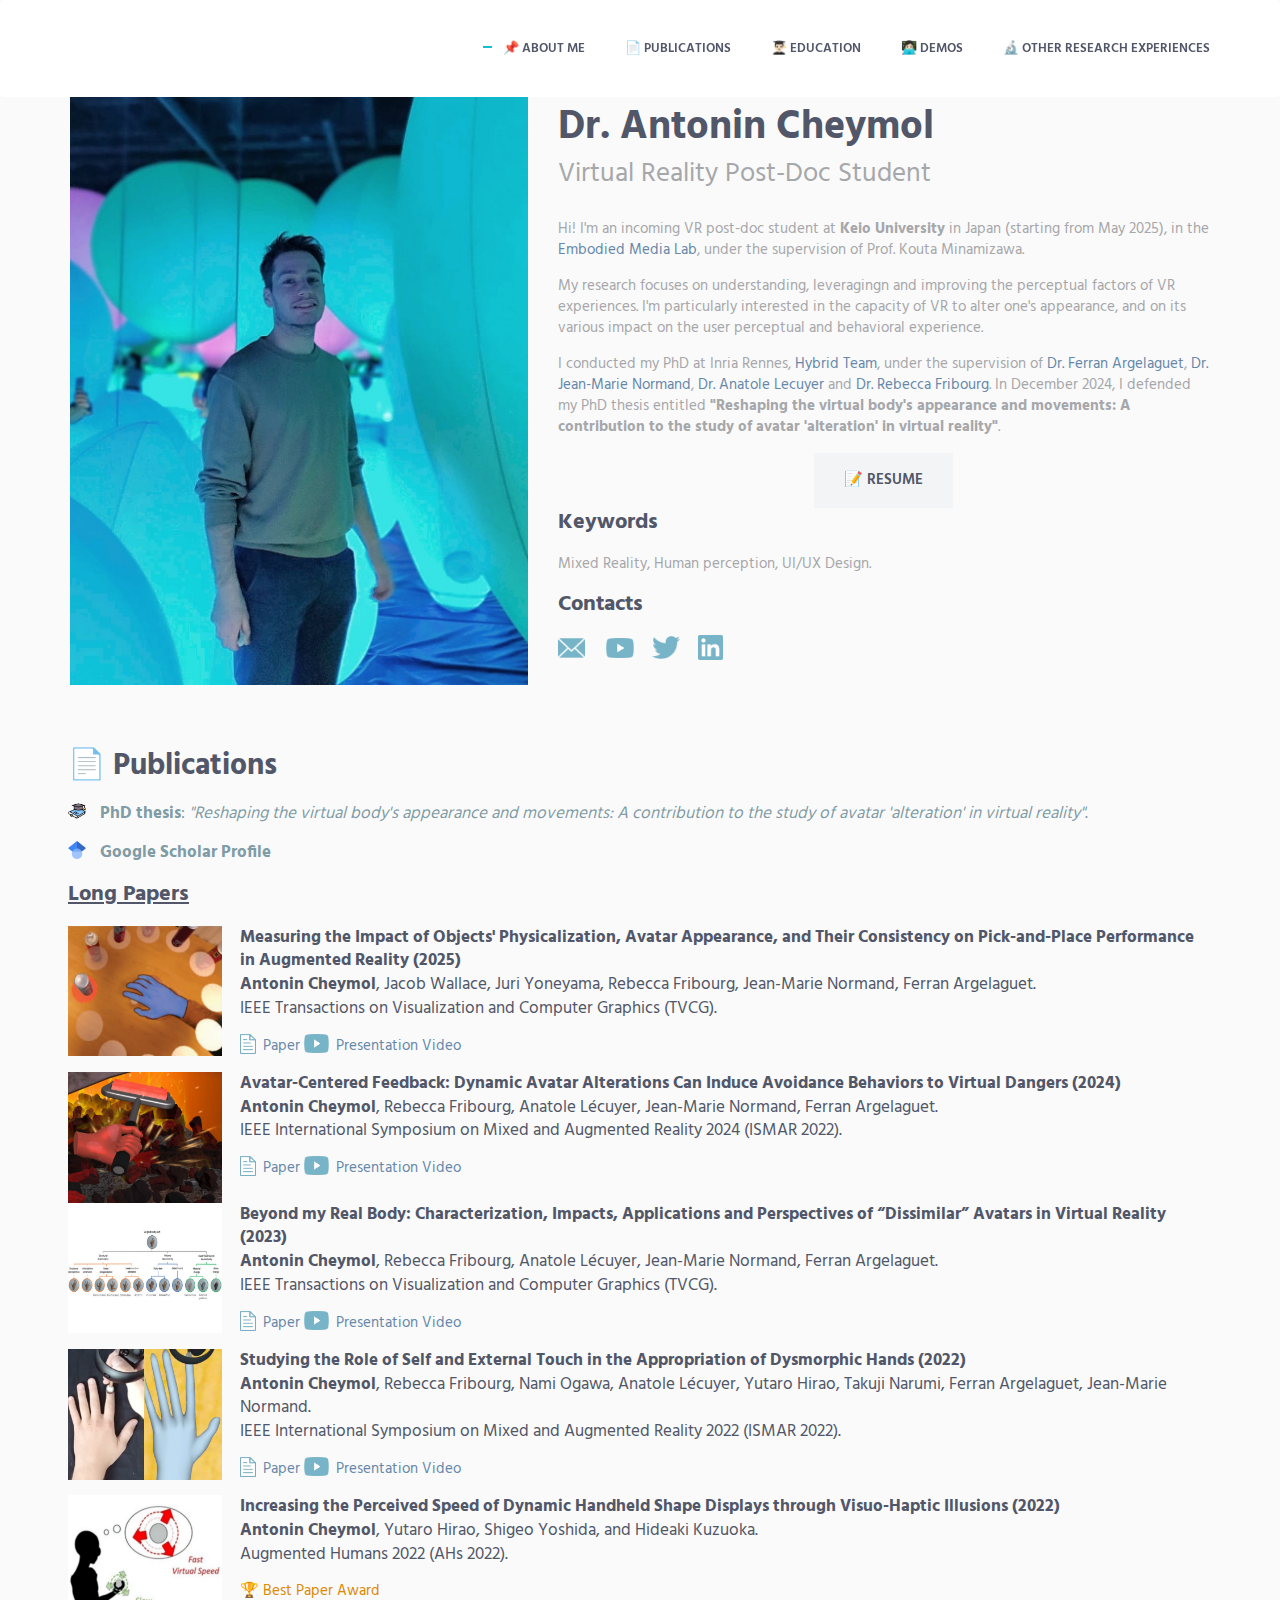
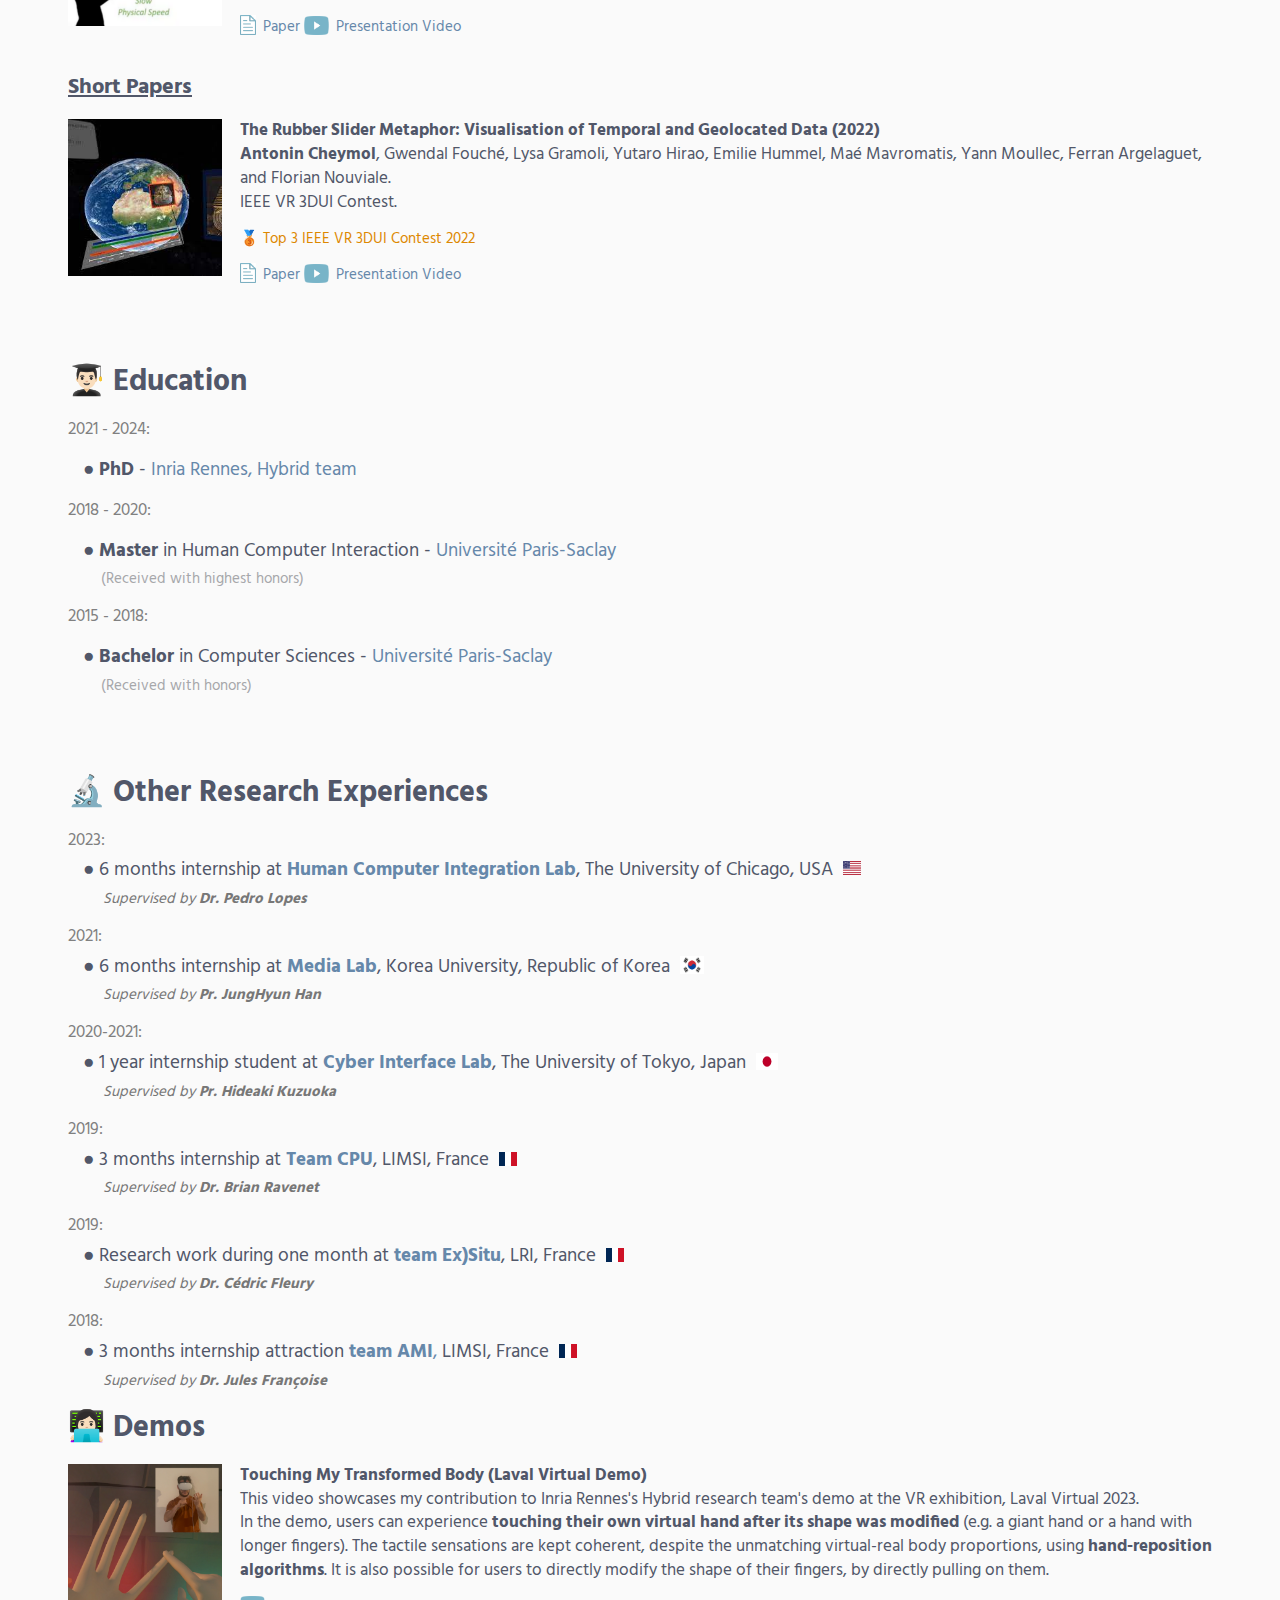
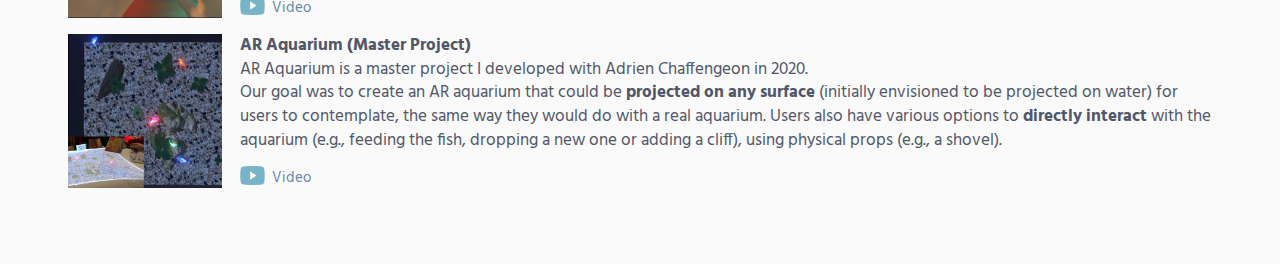
<file: index.html>
<!DOCTYPE html>
<!-- ==============================
    Project:        Metronic "Acecv" Frontend Freebie - Responsive HTML Template Based On Twitter Bootstrap 3.3.4
    Version:        1.0
    Author:         KeenThemes
    Primary use:    Corporate, Business Themes.
    Email:          support@keenthemes.com
    Follow:         http://www.twitter.com/keenthemes
    Like:           http://www.facebook.com/keenthemes
    Website:        http://www.keenthemes.com
    Premium:        Premium Metronic Admin Theme: http://themeforest.net/item/metronic-responsive-admin-dashboard-template/4021469?ref=keenthemes
================================== -->
<html lang="en" class="no-js">
    <!-- BEGIN HEAD -->
    <head>
        <meta charset="utf-8"/>
        <title>Antonin Cheymol</title>
        <meta http-equiv="X-UA-Compatible" content="IE=edge">
        <meta content="width=device-width, initial-scale=1" name="viewport"/>
        <meta content="" name="description"/>
        <meta content="" name="author"/>

        <!-- GLOBAL MANDATORY STYLES -->
        <link href="http://fonts.googleapis.com/css?family=Hind:300,400,500,600,700" rel="stylesheet" type="text/css">
        <link href="vendor/simple-line-icons/css/simple-line-icons.css" rel="stylesheet" type="text/css"/>
        <link href="vendor/bootstrap/css/bootstrap.min.css" rel="stylesheet" type="text/css"/>

        <!-- PAGE LEVEL PLUGIN STYLES -->
        <link href="css/animate.css" rel="stylesheet">
        <link href="vendor/swiper/css/swiper.min.css" rel="stylesheet" type="text/css"/>

        <!-- THEME STYLES -->
        <link href="css/layout.min.css" rel="stylesheet" type="text/css"/>

        <!-- Favicon -->
        <link rel="shortcut icon" href="img/favicon.png"/>
    </head>
    <!-- END HEAD -->

    <!-- BODY -->
    <body id="body" data-spy="scroll" data-target=".header" class="bg-color-sky-light">

        <!--========== HEADER ==========-->
        <header class="header navbar-fixed-top">
            <!-- Navbar -->
            <nav class="navbar" role="navigation">
                <div class="container">
                    <!-- Brand and toggle get grouped for better mobile display -->
                    <div class="menu-container js_nav-item">
                        <button type="button" class="navbar-toggle" data-toggle="collapse" data-target=".nav-collapse">
                            <span class="sr-only">Toggle navigation</span>
                            <span class="toggle-icon"></span>
                        </button>

                    </div>

                    <!-- Collect the nav links, forms, and other content for toggling -->
                    <div class="collapse navbar-collapse nav-collapse">
                        <div class="menu-container">
                            <ul class="nav navbar-nav navbar-nav-right">
                                <li class="js_nav-item nav-item"><a class="nav-item-child nav-item-hover" href="#about">📌 About me</a></li>
                                <li class="js_nav-item nav-item"><a class="nav-item-child nav-item-hover" href="#Publication">📄 Publications</a></li>
                                <li class="js_nav-item nav-item"><a class="nav-item-child nav-item-hover" href="#Education">👨🏻‍🎓 Education</a></li>
                                <li class="js_nav-item nav-item"><a class="nav-item-child nav-item-hover" href="#Demos">👩🏻‍💻 Demos</a></li>
                                <li class="js_nav-item nav-item"><a class="nav-item-child nav-item-hover" href="#experience">🔬 Other Research Experiences</a></li>
                            </ul>
                        </div>
                    </div>
                    <!-- End Navbar Collapse -->
                </div>
            </nav>
            <!-- Navbar -->
        </header>
        <!--========== END HEADER ==========-->
        <!-- About -->
        <div id="about">
            <div class="container content-lg">
                <div class="row">
                    <div class="col-sm-5 ">
                        <img class="full-width img-responsive" src="img/500x700/01.jpg" alt="Image">
                    </div>
                    <div class="col-sm-7" style="padding-top:40px">
                        <div class="">
                            <div class="">
                                <h1>Dr. Antonin Cheymol</h1>
                                <p style="font-size:27px; margin-top:-15px; margin-bottom:25px">Virtual Reality Post-Doc Student</p>
                                
                                <p>
                                    Hi! I'm an incoming VR post-doc student at <b>Keio University</b> in Japan (starting from May 2025), in the <a href="https://www.embodiedmedia.org/">Embodied Media Lab</a>, under the supervision of Prof. Kouta Minamizawa. 
                                </p>
                                
                                <P>
                                    My research focuses on understanding, leveragingn and improving the perceptual factors of VR experiences. I'm particularly interested in the capacity of VR to alter one's appearance, and on its various impact on the user perceptual and behavioral experience.
                                </P>
                                <p>
                                    I conducted my PhD at  Inria Rennes, <a href="https://team.inria.fr/hybrid/">Hybrid Team</a>, </b> under the supervision of
                                    <a href="https://scholar.google.com/citations?user=h8NkiJcAAAAJ&hl=en">Dr. Ferran Argelaguet</a>, <a href="https://scholar.google.fr/citations?user=_2-Zd-MAAAAJ&hl=en">Dr. Jean-Marie Normand</a>, <a href="https://scholar.google.com/citations?user=x5rdD4IAAAAJ&hl=en">Dr. Anatole Lecuyer</a> and <a href="https://scholar.google.fr/citations?user=OE_oCioAAAAJ&hl=en&oi=ao">Dr. Rebecca Fribourg</a>.
                                    In December 2024, I defended my PhD thesis entitled <b>"Reshaping the virtual body's appearance and movements: A contribution to the study of avatar 'alteration' in virtual reality"</b>.
                                </p>
                                
                               
                            </div>
                            <form style="margin-left:auto; text-align: center">
                                <a href="CV.pdf" type="submit" class="btn-theme btn-theme-md btn-default-bg text-uppercase">📝 Resume</a>
                            </form>
                        </div>

                        <h3>Keywords</h3>
                        <p>Mixed Reality, Human perception, UI/UX Design.</p>

                        <h3>Contacts</h3>
                        <a href="mailto:antonin.cheymol@gmail.com">
                            <img style="margin-right:3px" src="Icons/EmailIcon.png" width="27" height="20">
                        </a>

                        <a href="https://www.youtube.com/watch?v=oy9C4Vlg1VA">
                            <img style="margin-left:15px" src="Icons/YoutubeIcon.png" width="28" height="20">
                        </a>
                        <a href="https://twitter.com/AntoninCheymol">
                            <img style="margin-left:15px" src="Icons/TwitterIcon.png" width="28" height="23">
                        </a>

                        <a href="https://www.linkedin.com/in/antonin-cheymol-b45764242/">
                            <img style="margin-left:15px" src="Icons/LinkedInIcon.png" width="25" height="25">
                        </a>

                        <!-- End Progress Box -->
                    </div>
                </div>
                <!--// end row -->
            </div>
        </div>
        <!-- End About -->
        <!--
    <div id="work">
        <div class="container content-lg" >
            <div class="row" >
                <div>
                    <h2>Ongoing Projects</h2>
                </div>
            </div>
                <div class="col-sm-4" style="margin-left:-30px">
                    <div class="">
                        <div class="wow zoomIn" data-wow-duration=".3" data-wow-delay=".1s">
                            <img class="img-responsive" src="img/970x647/02.jpg" alt="Latest Products Image">
                        </div>
                    </div>
                    <h4>Studying the Role of Self and External Touch in the Appropriation of Dysmorphic Hands.</a> <br>
                        <span>VR - Embodiement</span></h4>
                </div>

                <div class="col-sm-4 ">
                    <div class="">
                        <div class="wow zoomIn" data-wow-duration=".3" data-wow-delay=".1s">
                            <img class="img-responsive" src="img/970x647/03.jpg" alt="Latest Products Image">
                        </div>
                    </div>
                    <h4>Create virtual and augmented reality tools for magnetic education of K-12 students.</a> <br>
                        <span> VR - AR - Pseudo Haptic</span></h4>
                </div>
            </div>
        </div>
    </div>
     -->

        <div id="Publication">
            <div class="bg-color-sky-light" data-auto-height="true">
                <div class="container content-lg" style="padding-top:0px;">
                    <div class="row row-space-2 ">
                        <h2 style="padding-bottom:0px">📄 Publications</h2>
                        <p>
                            <a href="https://theses.hal.science/tel-04986119/">
                                <img style="margin-Top:-7px" src="Icons/PhDThesis.png" alt="https://theses.hal.science/tel-04986119/" width="18" height="18">
                                <span style="font-size:17px; margin-left:10px;color: #2e5d6e9d"><b>PhD thesis</b>: <i>"Reshaping the virtual body's appearance and movements: A contribution to the study of avatar 'alteration' in virtual reality"</i>.</span>
                            </a>
                        </p>
                        <p>
                            <a href="https://scholar.google.com/citations?user=xV1iFFsAAAAJ&hl=en&oi=ao">
                                <img style="margin-Top:-7px" src="Icons/GoogleScholarIcon.png" alt="https://scholar.google.com/citations?user=xV1iFFsAAAAJ&hl=en&oi=ao" width="18" height="18">
                                <span style="font-size:17px; margin-left:10px;color: #2e5d6e9d"><b>Google Scholar Profile</b></span>
                            </a>
                        </p>
                        </h2>
                        <h3 style="padding-bottom: 0px"><u>Long Papers</u></h3>

                        <div style="display: flex">
                            <div style="flex: 15; ">
                                <img style="width: 90%" src="Paper illustration/25 VR.png">
                            </div>


                            <div style="flex: 85; ">
                                <p style="font-size: 17px; padding-top: 0px; color: #515769;"> <b>Measuring the Impact of Objects' Physicalization, Avatar Appearance, and Their Consistency on Pick-and-Place Performance in Augmented Reality (2025)</b> <br><b>Antonin Cheymol</b>, Jacob Wallace, Juri Yoneyama, Rebecca Fribourg, Jean-Marie Normand, Ferran Argelaguet. <br>IEEE Transactions on Visualization and Computer Graphics (TVCG).</p>
                                <p style="font-size: 15px; padding-top: 0px; color: #515769;">
                                    
                                    <a href="https://ieeexplore.ieee.org/abstract/document/10917007">
                                        <img style="margin-Top:-5px;" src="Icons/PaperIcon.png" width="16" height="20">
                                        <a style="margin-left:3px" href=https://ieeexplore.ieee.org/abstract/document/10917007>Paper</a>

                                    <a href="https://www.youtube.com/watch?v=VIXckBmXP18">
                                        <img style="margin-Top:-5px" src="Icons/YoutubeIcon.png" width="25" height="19">
                                        <a style="margin-left:3px" href="https://www.youtube.com/watch?v=VIXckBmXP18">Presentation Video</a>

                                    </a>

                                    <!-- <a href="https://www.youtube.com/watch?v=0a49LgeYbII&t=0s">
                                        <img style="margin-Top:-5px" src="Icons/YoutubeIcon.png" width="25" height="19">
                                        <a style="margin-left:3px" href="https://www.youtube.com/watch?v=0a49LgeYbII&t=0s">Presentation Video</a>

                                    </a> -->
                                    
                                    <!-- <a href="https://ieeexplore.ieee.org/abstract/document/10269053/">
                                        <img style="margin-Top:-5px" src="Icons/PaperIcon.png" width="16" height="20">
                                        <a style="margin-left:3px" href=https://ieeexplore.ieee.org/abstract/document/10269053 />Paper
                                    </a>

                                    <a href="https://www.youtube.com/watch?v=6wAhCDI2UY8&t=1s">
                                        <img style="margin-Top:-5px" src="Icons/YoutubeIcon.png" width="25" height="19">
                                        <a style="margin-left:3px" href="https://www.youtube.com/watch?v=6wAhCDI2UY8&t=1s">Presentation Video</a> -->


                                </p>
                            </div>
                        </div>

                        <div style="display: flex">
                            <div style="flex: 15; ">
                                <img style="width: 90%" src="Paper illustration/24 ISMAR.png">
                            </div>


                            <div style="flex: 85; ">
                                <p style="font-size: 17px; padding-top: 0px; color: #515769;"> <b>Avatar-Centered Feedback: Dynamic Avatar Alterations Can Induce Avoidance Behaviors to Virtual Dangers (2024)</b> <br><b>Antonin Cheymol</b>, Rebecca Fribourg, Anatole Lécuyer, Jean-Marie Normand, Ferran Argelaguet. <br>IEEE International Symposium on Mixed and Augmented Reality 2024 (ISMAR 2022).</p>
                                <p style="font-size: 15px; padding-top: 0px; color: #515769;">
                                    
                                    <a href="https://ieeexplore.ieee.org/abstract/document/9757668">
                                        <img style="margin-Top:-5px;" src="Icons/PaperIcon.png" width="16" height="20">
                                        <a style="margin-left:3px" href=https://ieeexplore.ieee.org/abstract/document/10765452>Paper</a>

                                    <a href="https://www.youtube.com/watch?v=0a49LgeYbII&t=0s">
                                        <img style="margin-Top:-5px" src="Icons/YoutubeIcon.png" width="25" height="19">
                                        <a style="margin-left:3px" href="https://www.youtube.com/watch?v=0a49LgeYbII&t=0s">Presentation Video</a>

                                    </a>
                                    
                                    <!-- <a href="https://ieeexplore.ieee.org/abstract/document/10269053/">
                                        <img style="margin-Top:-5px" src="Icons/PaperIcon.png" width="16" height="20">
                                        <a style="margin-left:3px" href=https://ieeexplore.ieee.org/abstract/document/10269053 />Paper
                                    </a>

                                    <a href="https://www.youtube.com/watch?v=6wAhCDI2UY8&t=1s">
                                        <img style="margin-Top:-5px" src="Icons/YoutubeIcon.png" width="25" height="19">
                                        <a style="margin-left:3px" href="https://www.youtube.com/watch?v=6wAhCDI2UY8&t=1s">Presentation Video</a> -->


                                </p>
                            </div>
                        </div>

                        <div style="display: flex">
                            <div style="flex: 15; ">
                                <img style="width: 90%" src="Paper illustration/23 ISMAR.png">
                            </div>


                            <div style="flex: 85; ">
                                <p style="font-size: 17px; padding-top: 0px; color: #515769;"> <b>Beyond my Real Body: Characterization, Impacts, Applications and Perspectives of “Dissimilar” Avatars in Virtual Reality (2023)</b> <br><b>Antonin Cheymol</b>, Rebecca Fribourg, Anatole Lécuyer, Jean-Marie Normand, Ferran Argelaguet. <br>IEEE Transactions on Visualization and Computer Graphics (TVCG).</p>
                                <p style="font-size: 15px; padding-top: 0px; color: #515769;">

                                    <a href="https://ieeexplore.ieee.org/abstract/document/10269053/">
                                        <img style="margin-Top:-5px" src="Icons/PaperIcon.png" width="16" height="20">
                                        <a style="margin-left:3px" href=https://ieeexplore.ieee.org/abstract/document/10269053 />Paper
                                    </a>

                                    <a href="https://www.youtube.com/watch?v=6wAhCDI2UY8&t=1s">
                                        <img style="margin-Top:-5px" src="Icons/YoutubeIcon.png" width="25" height="19">
                                        <a style="margin-left:3px" href="https://www.youtube.com/watch?v=6wAhCDI2UY8&t=1s">Presentation Video</a>


                                </p>
                            </div>
                        </div>

                        <div style="display: flex">
                            <div style="flex: 15; ">
                                <img style="width: 90%" src="Paper illustration/22 ISMAR.png">
                            </div>


                            <div style="flex: 85; ">
                                <p style="font-size: 17px; padding-top: 0px; color: #515769;"> <b>Studying the Role of Self and External Touch in the Appropriation of Dysmorphic Hands (2022)</b> <br><b>Antonin Cheymol</b>, Rebecca Fribourg, Nami Ogawa, Anatole Lécuyer, Yutaro Hirao, Takuji Narumi, Ferran Argelaguet, Jean-Marie Normand. <br>IEEE International Symposium on Mixed and Augmented Reality 2022 (ISMAR 2022).</p>
                                <p style="font-size: 15px; padding-top: 0px; color: #515769;">

                                    <a href="https://hal.inria.fr/hal-03830823">
                                        <img style="margin-Top:-5px" src="Icons/PaperIcon.png" width="16" height="20">
                                        <a style="margin-left:3px" href=https://ieeexplore.ieee.org/abstract/document/9995290>Paper</a>

                                        <a href="https://www.youtube.com/watch?v=EMJ0SvAluhE">
                                            <img style="margin-Top:-5px" src="Icons/YoutubeIcon.png" width="25" height="19">
                                            <a style="margin-left:3px" href="https://www.youtube.com/watch?v=EMJ0SvAluhE">Presentation Video</a>
                            </div>
                        </div>

                        <div style="display: flex">
                            <div style="flex: 15; ">
                                <img style="width: 90%" src="Paper illustration/22 AHs.png">
                            </div>

                            <div style="flex: 85; ">
                                <p style="font-size: 17px; color: #515769;"> <b>Increasing the Perceived Speed of Dynamic Handheld Shape Displays through Visuo-Haptic Illusions (2022)</b> <br> <b>Antonin Cheymol</b>, Yutaro Hirao, Shigeo Yoshida, and Hideaki Kuzuoka.<br>Augmented Humans 2022 (AHs 2022).</p>
                                <p style="font-size: 15px; color: #D80">🏆 Best Paper Award</p>

                                <p style="font-size: 15px; padding-top: 0px; color: #515769;">

                                    <a href="https://dl.acm.org/doi/10.1145/3519391.3519410">
                                        <img style="margin-Top:-5px" src="Icons/PaperIcon.png" width="16" height="20">
                                        <a style="margin-left:3px" href=https://dl.acm.org/doi/10.1145/3519391.3519410>Paper</a>

                                        <a href="https://www.youtube.com/watch?v=oy9C4Vlg1VA">
                                            <img style="margin-Top:-5px" src="Icons/YoutubeIcon.png" width="25" height="19">
                                            <a style="margin-left:3px" href="https://www.youtube.com/watch?v=oy9C4Vlg1VA">Presentation Video</a>

                            </div>
                        </div>





                        <h3 style="padding-bottom:0px; padding-top: 20px"><u>Short Papers</u></h3>

                        <div style="display: flex">
                            <div style="flex: 15; ">
                                <img style="width: 90%" src="Paper illustration/22 VR.jpg">
                            </div>

                            <div style="flex: 85; ">
                                <p style="font-size: 17px; padding-top: 0px; color: #515769;"> <b>The Rubber Slider Metaphor: Visualisation of Temporal and Geolocated Data (2022)</b> <br> <b>Antonin Cheymol</b>, Gwendal Fouché, Lysa Gramoli, Yutaro Hirao, Emilie Hummel, Maé Mavromatis, Yann Moullec, Ferran Argelaguet, and Florian Nouviale. <br>IEEE VR 3DUI Contest.</p>
                                <p style="font-size: 15px; color: #D80">🥉 Top 3 IEEE VR 3DUI Contest 2022</p>
                                <p style="font-size: 15px; padding-top: 0px; color: #515769;">
                                    <a href="https://ieeexplore.ieee.org/abstract/document/9757668">
                                        <img style="margin-Top:-5px;" src="Icons/PaperIcon.png" width="16" height="20">
                                        <a style="margin-left:3px" href=https://ieeexplore.ieee.org/abstract/document/9757668>Paper</a>

                                    </a>

                                    <a href="https://www.youtube.com/watch?v=6wAhCDI2UY8&t=1s">
                                        <img style="margin-Top:-5px" src="Icons/YoutubeIcon.png" width="25" height="19">
                                        <a style="margin-left:3px" href="https://www.youtube.com/watch?v=q2cGOlFK-0c">Presentation Video</a>
                                </p>
                            </div>
                        </div>
                    </div>
                </div>
            </div>
        </div>






        <!-- Education -->
        <div id="Education">
            <div class="bg-color-sky-light" data-auto-height="true">
                <div class="container content-lg" style="padding-top:0px;">
                    <div class="row row-space-2 ">
                        <h2 style="padding-bottom:0px">👨🏻‍🎓 Education</h2>
                        <p style="font-size: 17px; color: gray">2021 - 2024:</p>
                        <p style="font-size: 19px; padding-left: 15px; padding-top: 0px; color: #515769;"> ● <b>PhD</b> - <a href="https://team.inria.fr/hybrid/">Inria Rennes, Hybrid team</a>

                        <p style="font-size: 17px; color: gray">2018 - 2020:</p>
                        <p style="font-size: 19px; padding-left: 15px; padding-top: 0px; color: #515769;"> ● <b>Master</b> in Human Computer Interaction - <a href="https://www.universite-paris-saclay.fr/en">Université Paris-Saclay</a>
                        <p style="padding-left: 33px; margin-top:-10px"> (Received with highest honors) </p> </h3>

                        <p style="font-size: 17px; color: gray">2015 - 2018:</p>
                        <p style="font-size: 19px; padding-left: 15px; padding-top: 0px; color: #515769;"> ● <b>Bachelor</b> in Computer Sciences - <a href="https://www.universite-paris-saclay.fr/en">Université Paris-Saclay</a>
                        <p style="padding-left: 33px; margin-top:-10px"> (Received with honors) </p> </h3>



                    </div>
                </div>
            </div>
        </div>



        <!-- Experience -->
        <div id="experience">
            <div class="bg-color-sky-light" data-auto-height="true">
                <div class="container">
                    <div class="row row-space-2 ">
                        <h2 style="padding-bottom:0px" style="padding-top:0px;">🔬 Other Research Experiences</h2>

                        <p style="font-size: 17px; color: gray">2023:</p>
                        <p style="font-size: 19px; padding-left: 15px; margin-top: -10px; padding-top: 0px; color: #515769;">
                            ● 6 months internship at <b><a href="https://lab.plopes.org/">Human Computer Integration Lab</a></b>, The University of Chicago, USA
                            <img style="margin-Top: -6px; margin-Left: 5px" src="Flags/USA.png" width="18" height="14">
                        <p style="padding-left: 35px; margin-top: -10px; color: #777;"><i>Supervised by <b>Dr. Pedro Lopes</b> </i>

                        <p style="font-size: 17px; color: gray">2021:</p>
                        <p style="font-size: 19px; padding-left: 15px; margin-top: -10px;color: #515769;">
                            ● 6 months internship at <b><a href="http://media.korea.ac.kr/english/">Media Lab</a></b>, Korea University, Republic of Korea
                            <img style="margin-Top: -3px; margin-Left: 5px" src="Flags/SK.png" width="24" height="18">
                        <p style="padding-left: 35px; margin-top: -10px; color: #777;"><i>Supervised by <b>Pr. JungHyun Han</b> </i>

                        <p style="font-size: 17px; color: gray">2020-2021:</p>
                        <p style="font-size: 19px; padding-left: 15px; margin-top: -10px; color: #515769;">
                            ● 1 year internship student at <b><a href="http://www.cyber.t.u-tokyo.ac.jp/">Cyber Interface Lab</a></b>,  The University of Tokyo, Japan
                            <img style="margin-Top: -3px; margin-Left: 5px" src="Flags/Japan.png" width="22" height="17">
                        <p style="padding-left: 35px; margin-top: -10px; color: #777;"><i>Supervised by <b>Pr. Hideaki Kuzuoka</i></b>

                        <p style="font-size: 17px; color: gray">2019:</p>
                        <p style="font-size: 19px; padding-left: 15px; margin-top: -10px; color: #515769;">
                            ● 3 months internship at <b><a href="https://www.limsi.fr/en/research/cpu"> Team CPU</a></b>, LIMSI, France
                            <img style="margin-Top: -2px; margin-Left: 5px" src="Flags/France.webp" width="18" height="14">
                        <p style="padding-left: 35px; margin-top: -10px; color: #777;"><i>Supervised by <b>Dr. Brian Ravenet</i></b>

                        <p style="font-size: 17px; color: gray">2019:</p>
                        <p style="font-size: 19px; padding-left: 15px; margin-top: -10px; color: #515769;">
                            ● Research work during one month at<b><a href="https://ex-situ.lri.fr/"> team Ex)Situ</a></b>, LRI, France
                            <img style="margin-Top: -2px; margin-Left: 5px" src="Flags/France.webp" width="18" height="14">
                        <p style="padding-left: 35px; margin-top: -10px; color: #777;"><i>Supervised by <b>Dr. Cédric Fleury</i></b>


                        <p style="font-size: 17px; color: gray">2018:</p>
                        <p style="font-size: 19px; padding-left: 15px; margin-top: -10px; color: #515769;">
                            ● 3 months internship attraction <b><a href="https://www.limsi.fr/en/research/ami">team AMI</b>, </a>LIMSI, France
                            <img style="margin-Top: -2px; margin-Left: 5px" src="Flags/France.webp" width="18" height="14">
                        <p style="padding-left: 35px; margin-top: -10px; color: #777;"><i>Supervised by <b>Dr. Jules Françoise </i></b>
                    </div>
                </div>
            </div>
        </div>

        <div id="Demos">
            <div class="bg-color-sky-light" data-auto-height="true">
                <div class="container content-lg" style="padding-top:0px;">
                    <div class="row row-space-2 ">
                        <h2 style="padding-bottom:-100px">👩🏻‍💻 Demos</h2>

                        <div style="display: flex">
                            <div style="flex: 15; ">
                                <img style="width: 90%" src="Paper illustration/Self-touch.png">
                            </div>


                            <div style="flex: 85; ">
                                <p style="font-size: 17px; padding-top: 0px; color: #515769;">
                                    <b>Touching My Transformed Body (Laval Virtual Demo)</b> <br>
                                    This video showcases my contribution to Inria Rennes's Hybrid research team's demo at the VR exhibition, Laval Virtual 2023.<br>
                                    In the demo, users can experience <b>touching their own virtual hand after its shape was modified</b> (e.g. a giant hand or a hand with longer fingers).
                                    The tactile sensations are kept coherent, despite the unmatching virtual-real body proportions, using <b>hand-reposition algorithms</b>.
                                    It is also possible for users to directly modify the shape of their fingers, by directly pulling on them.                                
                                 </p>
                                <p style="font-size: 15px; padding-top: 0px; color: #515769;">



                                    <a href="https://www.youtube.com/watch?v=wHkn3xowdFE">
                                        <img style="margin-Top:-5px" src="Icons/YoutubeIcon.png" width="25" height="19">
                                        <a style="margin-left:3px" href="https://www.youtube.com/watch?v=wHkn3xowdFE">Video</a>

                                </p>
                            </div>
                        </div>

                        <div style="display: flex">
                            <div style="flex: 15; ">
                                <img style="width: 90%" src="Paper illustration/AR Aquarium.png">
                            </div>


                            <div style="flex: 85; ">
                                <p style="font-size: 17px; padding-top: 0px; color: #515769;">
                                    <b>AR Aquarium (Master Project)</b> <br>
                                    AR Aquarium is a master project I developed with Adrien Chaffengeon in 2020.<br>
                                    Our goal was to create an AR aquarium that could be <b>projected on any surface</b> (initially envisioned to be projected on water) for users to contemplate, the same way they would do with a real aquarium.
                                    Users also have various options to <b>directly interact</b> with the aquarium (e.g., feeding the fish, dropping a new one or adding a cliff), using physical props (e.g., a shovel).
                                </p>
                                <p style="font-size: 15px; padding-top: 0px; color: #515769;">



                                    <a href="https://www.youtube.com/watch?v=MNW5_9tAW2Q">
                                        <img style="margin-Top:-5px" src="Icons/YoutubeIcon.png" width="25" height="19">
                                        <a style="margin-left:3px" href="https://www.youtube.com/watch?v=MNW5_9tAW2Q">Video</a>


                                </p>
                            </div>
                        </div>


                    </div>
                </div>
            </div>
        </div>

        <!-- End Experience -->
        <!-- Promo Banner -->
        <!--
    <div class="promo-banner parallax-window" data-parallax="scroll" data-image-src="img/1920x1080/01.jpg">
        <div class="container-sm content-lg">
            <h2 class="promo-banner-title">Open to new collaborations</h2>
            <p class="promo-banner-text">Lorem ipsum dolor sit amet, consectetur adipisicing elit, sed do eiusmod tempor incididunt ut labore et dolore magna aliqua. Ut enim ad minim veniam, quis nostrud exercitation ullamco laboris nisi ut aliquip ex ea commodo.</p>
        </div>
    </div>
    -->
        <!-- End Promo Banner -->
        <!-- End Contact -->
        <!--========== END PAGE LAYOUT ==========-->
        <!--========== FOOTER ==========-->
        <!--========== END FOOTER ==========-->
        <!-- Back To Top -->
        <a href="javascript:void(0);" class="js-back-to-top back-to-top">Top</a>

        <!-- JAVASCRIPTS(Load javascripts at bottom, this will reduce page load time) -->
        <!-- CORE PLUGINS -->
        <script src="vendor/jquery.min.js" type="text/javascript"></script>
        <script src="vendor/jquery-migrate.min.js" type="text/javascript"></script>
        <script src="vendor/bootstrap/js/bootstrap.min.js" type="text/javascript"></script>

        <!-- PAGE LEVEL PLUGINS -->
        <script src="vendor/jquery.easing.js" type="text/javascript"></script>
        <script src="vendor/jquery.back-to-top.js" type="text/javascript"></script>
        <script src="vendor/jquery.smooth-scroll.js" type="text/javascript"></script>
        <script src="vendor/jquery.wow.min.js" type="text/javascript"></script>
        <script src="vendor/jquery.parallax.min.js" type="text/javascript"></script>
        <script src="vendor/jquery.appear.js" type="text/javascript"></script>
        <script src="vendor/swiper/js/swiper.jquery.min.js" type="text/javascript"></script>

        <!-- PAGE LEVEL SCRIPTS -->
        <script src="js/layout.min.js" type="text/javascript"></script>
        <script src="js/components/progress-bar.min.js" type="text/javascript"></script>
        <script src="js/components/swiper.min.js" type="text/javascript"></script>
        <script src="js/components/wow.min.js" type="text/javascript"></script>

    </body>
    <!-- END BODY -->
</html>
</file>
<file: vendor/simple-line-icons/css/simple-line-icons.css>
@font-face {
  font-family: 'simple-line-icons';
  src: url('../fonts/Simple-Line-Icons.eot?v=2.3.2');
  src: url('../fonts/Simple-Line-Icons.eot?v=2.3.2#iefix') format('embedded-opentype'), url('../fonts/Simple-Line-Icons.woff2?v=2.3.2') format('woff2'), url('../fonts/Simple-Line-Icons.ttf?v=2.3.2') format('truetype'), url('../fonts/Simple-Line-Icons.woff?v=2.3.2') format('woff'), url('../fonts/Simple-Line-Icons.svg?v=2.3.2#simple-line-icons') format('svg');
  font-weight: normal;
  font-style: normal;
}
/*
 Use the following CSS code if you want to have a class per icon.
 Instead of a list of all class selectors, you can use the generic [class*="icon-"] selector, but it's slower:
*/
.icon-user,
.icon-people,
.icon-user-female,
.icon-user-follow,
.icon-user-following,
.icon-user-unfollow,
.icon-login,
.icon-logout,
.icon-emotsmile,
.icon-phone,
.icon-call-end,
.icon-call-in,
.icon-call-out,
.icon-map,
.icon-location-pin,
.icon-direction,
.icon-directions,
.icon-compass,
.icon-layers,
.icon-menu,
.icon-list,
.icon-options-vertical,
.icon-options,
.icon-arrow-down,
.icon-arrow-left,
.icon-arrow-right,
.icon-arrow-up,
.icon-arrow-up-circle,
.icon-arrow-left-circle,
.icon-arrow-right-circle,
.icon-arrow-down-circle,
.icon-check,
.icon-clock,
.icon-plus,
.icon-minus,
.icon-close,
.icon-exclamation,
.icon-organization,
.icon-trophy,
.icon-screen-smartphone,
.icon-screen-desktop,
.icon-plane,
.icon-notebook,
.icon-mustache,
.icon-mouse,
.icon-magnet,
.icon-energy,
.icon-disc,
.icon-cursor,
.icon-cursor-move,
.icon-crop,
.icon-chemistry,
.icon-speedometer,
.icon-shield,
.icon-screen-tablet,
.icon-magic-wand,
.icon-hourglass,
.icon-graduation,
.icon-ghost,
.icon-game-controller,
.icon-fire,
.icon-eyeglass,
.icon-envelope-open,
.icon-envelope-letter,
.icon-bell,
.icon-badge,
.icon-anchor,
.icon-wallet,
.icon-vector,
.icon-speech,
.icon-puzzle,
.icon-printer,
.icon-present,
.icon-playlist,
.icon-pin,
.icon-picture,
.icon-handbag,
.icon-globe-alt,
.icon-globe,
.icon-folder-alt,
.icon-folder,
.icon-film,
.icon-feed,
.icon-drop,
.icon-drawer,
.icon-docs,
.icon-doc,
.icon-diamond,
.icon-cup,
.icon-calculator,
.icon-bubbles,
.icon-briefcase,
.icon-book-open,
.icon-basket-loaded,
.icon-basket,
.icon-bag,
.icon-action-undo,
.icon-action-redo,
.icon-wrench,
.icon-umbrella,
.icon-trash,
.icon-tag,
.icon-support,
.icon-frame,
.icon-size-fullscreen,
.icon-size-actual,
.icon-shuffle,
.icon-share-alt,
.icon-share,
.icon-rocket,
.icon-question,
.icon-pie-chart,
.icon-pencil,
.icon-note,
.icon-loop,
.icon-home,
.icon-grid,
.icon-graph,
.icon-microphone,
.icon-music-tone-alt,
.icon-music-tone,
.icon-earphones-alt,
.icon-earphones,
.icon-equalizer,
.icon-like,
.icon-dislike,
.icon-control-start,
.icon-control-rewind,
.icon-control-play,
.icon-control-pause,
.icon-control-forward,
.icon-control-end,
.icon-volume-1,
.icon-volume-2,
.icon-volume-off,
.icon-calendar,
.icon-bulb,
.icon-chart,
.icon-ban,
.icon-bubble,
.icon-camrecorder,
.icon-camera,
.icon-cloud-download,
.icon-cloud-upload,
.icon-envelope,
.icon-eye,
.icon-flag,
.icon-heart,
.icon-info,
.icon-key,
.icon-link,
.icon-lock,
.icon-lock-open,
.icon-magnifier,
.icon-magnifier-add,
.icon-magnifier-remove,
.icon-paper-clip,
.icon-paper-plane,
.icon-power,
.icon-refresh,
.icon-reload,
.icon-settings,
.icon-star,
.icon-symbol-female,
.icon-symbol-male,
.icon-target,
.icon-credit-card,
.icon-paypal,
.icon-social-tumblr,
.icon-social-twitter,
.icon-social-facebook,
.icon-social-instagram,
.icon-social-linkedin,
.icon-social-pinterest,
.icon-social-github,
.icon-social-google,
.icon-social-reddit,
.icon-social-skype,
.icon-social-dribbble,
.icon-social-behance,
.icon-social-foursqare,
.icon-social-soundcloud,
.icon-social-spotify,
.icon-social-stumbleupon,
.icon-social-youtube,
.icon-social-dropbox {
  font-family: 'simple-line-icons';
  speak: none;
  font-style: normal;
  font-weight: normal;
  font-variant: normal;
  text-transform: none;
  line-height: 1;
  /* Better Font Rendering =========== */
  -webkit-font-smoothing: antialiased;
  -moz-osx-font-smoothing: grayscale;
}
.icon-user:before {
  content: "\e005";
}
.icon-people:before {
  content: "\e001";
}
.icon-user-female:before {
  content: "\e000";
}
.icon-user-follow:before {
  content: "\e002";
}
.icon-user-following:before {
  content: "\e003";
}
.icon-user-unfollow:before {
  content: "\e004";
}
.icon-login:before {
  content: "\e066";
}
.icon-logout:before {
  content: "\e065";
}
.icon-emotsmile:before {
  content: "\e021";
}
.icon-phone:before {
  content: "\e600";
}
.icon-call-end:before {
  content: "\e048";
}
.icon-call-in:before {
  content: "\e047";
}
.icon-call-out:before {
  content: "\e046";
}
.icon-map:before {
  content: "\e033";
}
.icon-location-pin:before {
  content: "\e096";
}
.icon-direction:before {
  content: "\e042";
}
.icon-directions:before {
  content: "\e041";
}
.icon-compass:before {
  content: "\e045";
}
.icon-layers:before {
  content: "\e034";
}
.icon-menu:before {
  content: "\e601";
}
.icon-list:before {
  content: "\e067";
}
.icon-options-vertical:before {
  content: "\e602";
}
.icon-options:before {
  content: "\e603";
}
.icon-arrow-down:before {
  content: "\e604";
}
.icon-arrow-left:before {
  content: "\e605";
}
.icon-arrow-right:before {
  content: "\e606";
}
.icon-arrow-up:before {
  content: "\e607";
}
.icon-arrow-up-circle:before {
  content: "\e078";
}
.icon-arrow-left-circle:before {
  content: "\e07a";
}
.icon-arrow-right-circle:before {
  content: "\e079";
}
.icon-arrow-down-circle:before {
  content: "\e07b";
}
.icon-check:before {
  content: "\e080";
}
.icon-clock:before {
  content: "\e081";
}
.icon-plus:before {
  content: "\e095";
}
.icon-minus:before {
  content: "\e615";
}
.icon-close:before {
  content: "\e082";
}
.icon-exclamation:before {
  content: "\e617";
}
.icon-organization:before {
  content: "\e616";
}
.icon-trophy:before {
  content: "\e006";
}
.icon-screen-smartphone:before {
  content: "\e010";
}
.icon-screen-desktop:before {
  content: "\e011";
}
.icon-plane:before {
  content: "\e012";
}
.icon-notebook:before {
  content: "\e013";
}
.icon-mustache:before {
  content: "\e014";
}
.icon-mouse:before {
  content: "\e015";
}
.icon-magnet:before {
  content: "\e016";
}
.icon-energy:before {
  content: "\e020";
}
.icon-disc:before {
  content: "\e022";
}
.icon-cursor:before {
  content: "\e06e";
}
.icon-cursor-move:before {
  content: "\e023";
}
.icon-crop:before {
  content: "\e024";
}
.icon-chemistry:before {
  content: "\e026";
}
.icon-speedometer:before {
  content: "\e007";
}
.icon-shield:before {
  content: "\e00e";
}
.icon-screen-tablet:before {
  content: "\e00f";
}
.icon-magic-wand:before {
  content: "\e017";
}
.icon-hourglass:before {
  content: "\e018";
}
.icon-graduation:before {
  content: "\e019";
}
.icon-ghost:before {
  content: "\e01a";
}
.icon-game-controller:before {
  content: "\e01b";
}
.icon-fire:before {
  content: "\e01c";
}
.icon-eyeglass:before {
  content: "\e01d";
}
.icon-envelope-open:before {
  content: "\e01e";
}
.icon-envelope-letter:before {
  content: "\e01f";
}
.icon-bell:before {
  content: "\e027";
}
.icon-badge:before {
  content: "\e028";
}
.icon-anchor:before {
  content: "\e029";
}
.icon-wallet:before {
  content: "\e02a";
}
.icon-vector:before {
  content: "\e02b";
}
.icon-speech:before {
  content: "\e02c";
}
.icon-puzzle:before {
  content: "\e02d";
}
.icon-printer:before {
  content: "\e02e";
}
.icon-present:before {
  content: "\e02f";
}
.icon-playlist:before {
  content: "\e030";
}
.icon-pin:before {
  content: "\e031";
}
.icon-picture:before {
  content: "\e032";
}
.icon-handbag:before {
  content: "\e035";
}
.icon-globe-alt:before {
  content: "\e036";
}
.icon-globe:before {
  content: "\e037";
}
.icon-folder-alt:before {
  content: "\e039";
}
.icon-folder:before {
  content: "\e089";
}
.icon-film:before {
  content: "\e03a";
}
.icon-feed:before {
  content: "\e03b";
}
.icon-drop:before {
  content: "\e03e";
}
.icon-drawer:before {
  content: "\e03f";
}
.icon-docs:before {
  content: "\e040";
}
.icon-doc:before {
  content: "\e085";
}
.icon-diamond:before {
  content: "\e043";
}
.icon-cup:before {
  content: "\e044";
}
.icon-calculator:before {
  content: "\e049";
}
.icon-bubbles:before {
  content: "\e04a";
}
.icon-briefcase:before {
  content: "\e04b";
}
.icon-book-open:before {
  content: "\e04c";
}
.icon-basket-loaded:before {
  content: "\e04d";
}
.icon-basket:before {
  content: "\e04e";
}
.icon-bag:before {
  content: "\e04f";
}
.icon-action-undo:before {
  content: "\e050";
}
.icon-action-redo:before {
  content: "\e051";
}
.icon-wrench:before {
  content: "\e052";
}
.icon-umbrella:before {
  content: "\e053";
}
.icon-trash:before {
  content: "\e054";
}
.icon-tag:before {
  content: "\e055";
}
.icon-support:before {
  content: "\e056";
}
.icon-frame:before {
  content: "\e038";
}
.icon-size-fullscreen:before {
  content: "\e057";
}
.icon-size-actual:before {
  content: "\e058";
}
.icon-shuffle:before {
  content: "\e059";
}
.icon-share-alt:before {
  content: "\e05a";
}
.icon-share:before {
  content: "\e05b";
}
.icon-rocket:before {
  content: "\e05c";
}
.icon-question:before {
  content: "\e05d";
}
.icon-pie-chart:before {
  content: "\e05e";
}
.icon-pencil:before {
  content: "\e05f";
}
.icon-note:before {
  content: "\e060";
}
.icon-loop:before {
  content: "\e064";
}
.icon-home:before {
  content: "\e069";
}
.icon-grid:before {
  content: "\e06a";
}
.icon-graph:before {
  content: "\e06b";
}
.icon-microphone:before {
  content: "\e063";
}
.icon-music-tone-alt:before {
  content: "\e061";
}
.icon-music-tone:before {
  content: "\e062";
}
.icon-earphones-alt:before {
  content: "\e03c";
}
.icon-earphones:before {
  content: "\e03d";
}
.icon-equalizer:before {
  content: "\e06c";
}
.icon-like:before {
  content: "\e068";
}
.icon-dislike:before {
  content: "\e06d";
}
.icon-control-start:before {
  content: "\e06f";
}
.icon-control-rewind:before {
  content: "\e070";
}
.icon-control-play:before {
  content: "\e071";
}
.icon-control-pause:before {
  content: "\e072";
}
.icon-control-forward:before {
  content: "\e073";
}
.icon-control-end:before {
  content: "\e074";
}
.icon-volume-1:before {
  content: "\e09f";
}
.icon-volume-2:before {
  content: "\e0a0";
}
.icon-volume-off:before {
  content: "\e0a1";
}
.icon-calendar:before {
  content: "\e075";
}
.icon-bulb:before {
  content: "\e076";
}
.icon-chart:before {
  content: "\e077";
}
.icon-ban:before {
  content: "\e07c";
}
.icon-bubble:before {
  content: "\e07d";
}
.icon-camrecorder:before {
  content: "\e07e";
}
.icon-camera:before {
  content: "\e07f";
}
.icon-cloud-download:before {
  content: "\e083";
}
.icon-cloud-upload:before {
  content: "\e084";
}
.icon-envelope:before {
  content: "\e086";
}
.icon-eye:before {
  content: "\e087";
}
.icon-flag:before {
  content: "\e088";
}
.icon-heart:before {
  content: "\e08a";
}
.icon-info:before {
  content: "\e08b";
}
.icon-key:before {
  content: "\e08c";
}
.icon-link:before {
  content: "\e08d";
}
.icon-lock:before {
  content: "\e08e";
}
.icon-lock-open:before {
  content: "\e08f";
}
.icon-magnifier:before {
  content: "\e090";
}
.icon-magnifier-add:before {
  content: "\e091";
}
.icon-magnifier-remove:before {
  content: "\e092";
}
.icon-paper-clip:before {
  content: "\e093";
}
.icon-paper-plane:before {
  content: "\e094";
}
.icon-power:before {
  content: "\e097";
}
.icon-refresh:before {
  content: "\e098";
}
.icon-reload:before {
  content: "\e099";
}
.icon-settings:before {
  content: "\e09a";
}
.icon-star:before {
  content: "\e09b";
}
.icon-symbol-female:before {
  content: "\e09c";
}
.icon-symbol-male:before {
  content: "\e09d";
}
.icon-target:before {
  content: "\e09e";
}
.icon-credit-card:before {
  content: "\e025";
}
.icon-paypal:before {
  content: "\e608";
}
.icon-social-tumblr:before {
  content: "\e00a";
}
.icon-social-twitter:before {
  content: "\e009";
}
.icon-social-facebook:before {
  content: "\e00b";
}
.icon-social-instagram:before {
  content: "\e609";
}
.icon-social-linkedin:before {
  content: "\e60a";
}
.icon-social-pinterest:before {
  content: "\e60b";
}
.icon-social-github:before {
  content: "\e60c";
}
.icon-social-google:before {
  content: "\e60d";
}
.icon-social-reddit:before {
  content: "\e60e";
}
.icon-social-skype:before {
  content: "\e60f";
}
.icon-social-dribbble:before {
  content: "\e00d";
}
.icon-social-behance:before {
  content: "\e610";
}
.icon-social-foursqare:before {
  content: "\e611";
}
.icon-social-soundcloud:before {
  content: "\e612";
}
.icon-social-spotify:before {
  content: "\e613";
}
.icon-social-stumbleupon:before {
  content: "\e614";
}
.icon-social-youtube:before {
  content: "\e008";
}
.icon-social-dropbox:before {
  content: "\e00c";
}
</file>
<file: css/layout.min.css>
.link,body{position:relative}h1,h2,h3,h4,h5,h6,p{line-height:1.4;font-family:Hind,sans-serif}.btn-theme.active.focus,.btn-theme.active:focus,.btn-theme.focus,.btn-theme:active.focus,.btn-theme:active:focus,.btn-theme:focus,:active,:focus,a,a:active,a:focus,a:hover{outline:0}.header .nav-item-child,.link,a,body,em,h1,h2,h3,h4,h5,h6,li,li a,p,span{font-family:Hind,sans-serif}.back-to-top,.header .nav-item-child,.link{text-transform:uppercase}.back-to-top:focus,.back-to-top:hover,.btn-theme.focus,.btn-theme:focus,.btn-theme:hover,.content-wrapper-link,.header .logo-wrap:focus,.header .logo-wrap:hover,a:active,a:focus,a:hover,h1>a:focus,h2>a:focus,h3>a:focus,h4>a:focus,h5>a:focus,h6>a:focus{text-decoration:none}html{overflow-x:hidden}body,html,html a{-webkit-font-smoothing:antialiased}p{font-size:15px;font-weight:400;color:#a6a7aa;margin-bottom:15px}em,li,li a{font-size:16px;font-weight:500;color:#515769}a{color:#68A}a:active,a:focus,a:hover{color:#999caa}.link{font-size:13px;font-weight:600}.link:after{position:absolute;top:8px;right:-15px;width:9px;height:2px;background:#17bed2;content:" "}span{font-size:14px;font-weight:400;color:#bfc1c7}h1,h2,h3,h4,h5,h6{font-weight:700;color:#515769;margin:0 0 15px}h1>a,h2>a,h3>a,h4>a,h5>a,h6>a{color:#515769}h1>a:hover,h2>a:hover,h3>a:hover,h4>a:hover,h5>a:hover,h6>a:hover{color:#999caa;text-decoration:none}h1{font-size:40px}h2{font-size:30px}h3,h4{font-size:22px}::selection{color:#fff;background:#17bed2;text-shadow:none}::-webkit-selection{color:#fff;background:#17bed2;text-shadow:none}::-moz-selection{color:#fff;background:#17bed2;text-shadow:none}.section-seperator{border-bottom:1px solid #edf0f2}.content-wrapper-link{position:absolute;top:0;left:0;right:0;bottom:0;display:block;z-index:3}.btn-icon,.btn-theme,.promo-block{position:relative}.btn-theme,.social-icons{display:inline-block;vertical-align:middle;text-align:center}.btn-theme{line-height:1;background-image:none;border-style:solid;white-space:nowrap;-ms-touch-action:manipulation;touch-action:manipulation;cursor:pointer;-webkit-user-select:none;-moz-user-select:none;-ms-user-select:none;user-select:none}.btn-theme:hover{transition-duration:.3s;transition-property:all;transition-timing-function:cubic-bezier(.7,1,.7,1)}.btn-theme.active,.btn-theme:active{background-image:none;outline:0}.btn-theme.disabled,.btn-theme[disabled],fieldset[disabled] .btn-theme{cursor:not-allowed;box-shadow:none;opacity:.65;pointer-events:none}.btn-icon{top:1px;margin-right:10px}.btn-white-bg{color:#515769;background:#fff;border-color:transparent;border-width:0}.btn-white-bg.focus,.btn-white-bg:focus,.btn-white-bg:hover{color:#fff;background:#17bed2;border-color:transparent}.btn-white-brd{color:#fff;background:0 0;border-color:#fff;border-width:2px}.btn-white-brd.focus,.btn-white-brd:focus,.btn-white-brd:hover{color:#515769;background:#fff;border-color:#fff}.btn-default-bg{color:#515769;background:#f3f4f5;border-color:transparent;border-width:0}.btn-default-bg.focus,.btn-default-bg:focus,.btn-default-bg:hover{color:#fff;background:#17bed2;border-color:transparent}.btn-theme-sm{font-size:13px;font-weight:600;padding:15px 40px}.btn-theme-md{font-size:15px;font-weight:600;padding:20px 30px}.progress-box .progress{box-shadow:none;height:3px}.progress-box .progress-bar{transition-duration:2s;transition-property:all;transition-timing-function:cubic-bezier(.7,1,.7,1)}.header .navbar,.header .navbar-toggle .toggle-icon,.service .service-element,.service .service-info,.service:hover .service-element,.service:hover .service-info,.social-icons,.social-icons:hover{transition-duration:.3s;transition-property:all;transition-timing-function:cubic-bezier(.7,1,.7,1)}.social-icons{width:40px;height:40px;font-size:16px;color:#515769;background:#fff;border-radius:50%;padding:11px}.social-icons:hover{color:#fff;background:#515769}.promo-banner{text-align:center}.promo-banner .promo-banner-title{font-size:50px;color:#fff}.promo-banner .promo-banner-text{font-size:20px;color:#fff;opacity:.8}.promo-block{background:#fafafa;padding-top:220px}.promo-block .promo-block-title{font-size:70px;line-height:1}@media (max-width:480px){.promo-block .promo-block-title{font-size:50px}}.promo-block .promo-block-text{font-size:25px}.promo-block .promo-block-img-wrap{position:relative;height:400px}.promo-block .promo-block-img{position:absolute;right:0;bottom:0}@media (max-width:768px){.promo-block{text-align:center;padding-top:170px}.promo-block .promo-block-img-wrap{height:auto}.promo-block .promo-block-img{position:relative;margin-left:auto;margin-right:auto}}.service{background:#fff;padding:30px}.service .service-element,.service .service-info{-webkit-transform:translate3d(0,0,0);-moz-transform:translate3d(0,0,0);transform:translate3d(0,0,0)}.service .service-icon{display:block;font-size:30px;color:#999caa;margin-bottom:30px}.service:hover .service-element{opacity:0;-webkit-transform:translate3d(0,-100%,0);-moz-transform:translate3d(0,-100%,0);transform:translate3d(0,-100%,0)}.service:hover .service-info{-webkit-transform:translate3d(0,-30%,0);-moz-transform:translate3d(0,-30%,0);transform:translate3d(0,-30%,0)}.footer .footer-logo{width:76px;height:auto}.navbar-fixed-top .navbar-collapse{max-height:100%}.header .navbar{background:#fff;margin-bottom:0;border-bottom:1px solid rgba(255,255,255,.2)}.header .navbar-toggle{width:25px;height:25px;border:none;padding:0;margin:35px 0}.header .navbar-toggle .toggle-icon{position:relative;width:21px;height:1px;display:inline-block;background:#515769}.header .navbar-toggle .toggle-icon:after,.header .navbar-toggle .toggle-icon:before{position:absolute;left:0;background:#515769;content:" "}.header .navbar-toggle:hover .toggle-icon,.header .navbar-toggle:hover .toggle-icon:after,.header .navbar-toggle:hover .toggle-icon:before{background:#17bed2;transition-duration:.3s;transition-property:all;transition-timing-function:cubic-bezier(.7,1,.7,1)}.header .navbar-toggle .toggle-icon:before{width:10px;height:1px;bottom:10px;-webkit-transform:rotate(0);-moz-transform:rotate(0);transform:rotate(0);transition-duration:.3s;transition-property:all;transition-timing-function:cubic-bezier(.7,1,.7,1)}.header .navbar-toggle .toggle-icon:after{width:16px;height:1px;top:-5px;-webkit-transform:rotate(0);-moz-transform:rotate(0);transform:rotate(0);transition-duration:.3s;transition-property:all;transition-timing-function:cubic-bezier(.7,1,.7,1)}.header .navbar-toggle:hover .toggle-icon:after,.header .navbar-toggle:hover .toggle-icon:before{width:21px;height:1px}.header .navbar-toggle:hover .toggle-icon.is-clicked{background:rgba(81,87,105,0)}.header .logo{width:100px;height:100px;float:left;max-height:95px;line-height:65px}.header .logo-wrap{display:inline-block;padding:15px 0}.header .logo-img{display:inline-block;width:76px;height:auto;max-width:100%;max-height:100%;vertical-align:middle}.header .nav-item,.header .nav-item-child{display:block;position:relative}.header .navbar-nav{padding-left:0;margin-bottom:0;list-style:none}.header .nav-item:last-child .nav-item-child{padding-right:0}.header .nav-item.active .nav-item-hover:after,.header .nav-item:hover .nav-item-hover:after{opacity:1;transition-duration:.4s;transition-property:all;transition-timing-function:cubic-bezier(.7,1,.7,1)}.header .nav-item-child{font-size:13px;font-weight:600;color:#515769;line-height:55px;padding:20px;transition-duration:.3s;transition-property:all;transition-timing-function:cubic-bezier(.7,1,.7,1)}.header .nav-item-child:focus,.header .nav-item-child:hover{background:inherit}.header .nav-item-hover{position:relative}.header .nav-item-hover:after{position:absolute;top:45px;left:0;width:9px;height:2px;background:#17bed2;opacity:0;content:" ";transition-duration:.4s;transition-property:all;transition-timing-function:cubic-bezier(.7,1,.7,1)}@media (max-width:991px){.header{background:#fff}.header .navbar-toggle{display:block}.header .navbar-collapse.collapse{display:none!important}.header .navbar-collapse.collapse.in{display:block!important}.header .nav-collapse{padding-left:0;padding-right:0}.header .navbar-nav{margin:0;float:none}.header .navbar-nav .nav-item{float:none}.header .menu-container:after,.header .menu-container:before{content:" ";display:table}.header .menu-container:after{clear:both}.header .nav-item-child{color:#515769;line-height:1.4;padding:12px 12px 12px 15px}.header .nav-item-hover:after{position:absolute;top:19px}}@media (max-width:767px){.header .menu-container{padding-left:15px;padding-right:15px;margin-left:0;margin-right:0}.header .navbar>.container,.header .navbar>.container>.nav-collapse{padding-left:0;padding-right:0;margin-left:0;margin-right:0}.header .navbar>.container{width:auto}}@media (min-width:992px){.header .navbar-nav-right{float:right}.page-on-scroll .header .nav-item-child,.page-on-scroll .header .navbar{transition-duration:.3s;transition-property:all;transition-timing-function:cubic-bezier(.7,1,.7,1)}.page-on-scroll .header .navbar{background:#fff;border-bottom-color:#f0f0f0}.page-on-scroll .header .nav-item-child{color:#515769}}.back-to-top,.back-to-top:hover{color:#fff;transition-property:all;transition-timing-function:cubic-bezier(.7,1,.7,1)}.back-to-top{position:fixed;right:10px;bottom:10px;display:inline-block;z-index:9;width:40px;height:40px;font-size:11px;font-weight:400;text-align:center;line-height:3;letter-spacing:1px;background:#515769;border-radius:3px;visibility:hidden;opacity:0;padding:5px;-webkit-transform:translate3d(0,50px,0);-moz-transform:translate3d(0,50px,0);transform:translate3d(0,50px,0);transition-duration:.3s}.back-to-top:hover{transition-duration:.3s}.back-to-top.back-to-top-is-visible{visibility:visible;opacity:.6;-webkit-transform:translate3d(0,0,0);-moz-transform:translate3d(0,0,0);transform:translate3d(0,0,0);transition-duration:.3s;transition-property:all;transition-timing-function:cubic-bezier(.7,1,.7,1)}.back-to-top.back-to-top-is-visible:hover{opacity:1;transition-duration:.3s;transition-property:all;transition-timing-function:cubic-bezier(.7,1,.7,1)}.back-to-top.back-to-top-fade-out{opacity:.4}.back-to-top.back-to-top-fade-out:hover{opacity:1;transition-duration:.3s;transition-property:all;transition-timing-function:cubic-bezier(.7,1,.7,1)}.swiper-clients-img,.swiper-clients-img:hover{transition-duration:.2s;transition-property:all;transition-timing-function:cubic-bezier(.7,1,.7,1)}.swiper-slider{position:relative;width:100%;height:100%;overflow:hidden}.swiper-clients-img{display:block;width:130px;height:auto;margin:0 auto;opacity:1;cursor:pointer}.container-full-width:after,.container-full-width:before,.container-sm:after,.container-sm:before{content:" ";display:table}.swiper-clients-img:hover{opacity:.8}.color-base{color:#17bed2!important}.color-white{color:#fff!important}.color-heading{color:#515769!important}.color-subtitle{color:#a6a7aa!important}.color-link{color:#81848f!important}.color-link-hover{color:#999caa!important}.color-sky-light{color:#fafafa!important}.bg-color-base{background:#17bed2!important}.bg-color-white{background:#fff!important}.bg-color-heading{background:#515769!important}.bg-color-subtitle{background:#a6a7aa!important}.bg-color-link{background:#81848f!important}.bg-color-link-hover{background:#999caa!important}.bg-color-sky-light{background:#fafafa!important}.row-space-2{margin-right:-2px;margin-left:-2px}.container-full-width,.container-sm{margin-right:auto;margin-left:auto}.row-space-2>[class*=col-]{padding-left:2px;padding-right:2px}.container-full-width:after{clear:both}.container-sm{padding-right:15px;padding-left:15px}.container-sm:after{clear:both}@media (min-width:768px){.container-sm{width:750px}}@media (min-width:1200px){.container-sm{width:970px}}.content{padding-top:40px;padding-bottom:40px}.content-sm{padding-top:60px;padding-bottom:60px}.content-md{padding-top:80px;padding-bottom:80px}.content-lg{padding-top:60px;padding-bottom:60px}.full-width{width:100%;height:auto}.fweight-300{font-weight:300!important}.fweight-400{font-weight:400!important}.fweight-500{font-weight:500!important}.fweight-600{font-weight:600!important}.fweight-700{font-weight:700!important}.margin-l-0{margin-left:0!important}.margin-l-5{margin-left:5px!important}.margin-l-10{margin-left:10px!important}.margin-l-20{margin-left:20px!important}.margin-r-0{margin-right:0!important}.margin-r-5{margin-right:5px!important}.margin-r-10{margin-right:10px!important}.margin-r-20{margin-right:20px!important}.margin-t-0{margin-top:0!important}.margin-t-5{margin-top:5px!important}.margin-t-10{margin-top:10px!important}.margin-t-20{margin-top:20px!important}.margin-t-30{margin-top:30px!important}.margin-t-40{margin-top:40px!important}.margin-t-50{margin-top:50px!important}.margin-t-60{margin-top:60px!important}.margin-b-0{margin-bottom:0!important}.margin-b-4{margin-bottom:4px!important}.margin-b-5{margin-bottom:5px!important}.margin-b-10{margin-bottom:10px!important}.margin-b-20{margin-bottom:20px!important}.margin-b-30{margin-bottom:30px!important}.margin-b-40{margin-bottom:40px!important}.margin-b-50{margin-bottom:50px!important}.margin-b-60{margin-bottom:60px!important}.margin-b-70{margin-bottom:70px!important}.margin-b-80{margin-bottom:80px!important}.margin-b-90{margin-bottom:90px!important}.margin-b-100{margin-bottom:100px!important}.height-100{height:100px!important}.height-200{height:200px!important}.height-300{height:300px!important}.height-400{height:400px!important}.height-500{height:500px!important}@media (max-width:992px){.md-margin-b-0{margin-bottom:0!important}.md-margin-b-4{margin-bottom:4px!important}.md-margin-b-5{margin-bottom:5px!important}.md-margin-b-10{margin-bottom:10px!important}.md-margin-b-20{margin-bottom:20px!important}.md-margin-b-30{margin-bottom:30px!important}.md-margin-b-40{margin-bottom:40px!important}.md-margin-b-50{margin-bottom:50px!important}.md-margin-b-60{margin-bottom:60px!important}.md-margin-b-70{margin-bottom:70px!important}.md-margin-b-80{margin-bottom:80px!important}.md-margin-b-90{margin-bottom:90px!important}.md-margin-b-100{margin-bottom:100px!important}.md-text-center{text-align:center}.md-text-left{text-align:left}.md-text-right{text-align:right}}@media (max-width:768px){.sm-margin-b-0{margin-bottom:0!important}.sm-margin-b-4{margin-bottom:4px!important}.sm-margin-b-5{margin-bottom:5px!important}.sm-margin-b-10{margin-bottom:10px!important}.sm-margin-b-20{margin-bottom:20px!important}.sm-margin-b-30{margin-bottom:30px!important}.sm-margin-b-40{margin-bottom:40px!important}.sm-margin-b-50{margin-bottom:50px!important}.sm-margin-b-60{margin-bottom:60px!important}.sm-margin-b-70{margin-bottom:70px!important}.sm-margin-b-80{margin-bottom:80px!important}.sm-margin-b-90{margin-bottom:90px!important}.sm-margin-b-100{margin-bottom:100px!important}.sm-text-center{text-align:center}.sm-text-left{text-align:left}.sm-text-right{text-align:right}}@media (max-width:480px){.xs-margin-b-0{margin-bottom:0!important}.xs-margin-b-4{margin-bottom:4px!important}.xs-margin-b-5{margin-bottom:5px!important}.xs-margin-b-10{margin-bottom:10px!important}.xs-margin-b-20{margin-bottom:20px!important}.xs-margin-b-30{margin-bottom:30px!important}.xs-margin-b-40{margin-bottom:40px!important}.xs-margin-b-50{margin-bottom:50px!important}.xs-margin-b-60{margin-bottom:60px!important}.xs-margin-b-70{margin-bottom:70px!important}.xs-margin-b-80{margin-bottom:80px!important}.xs-margin-b-90{margin-bottom:90px!important}.xs-margin-b-100{margin-bottom:100px!important}.xs-text-center{text-align:center}.xs-text-left{text-align:left}.xs-text-right{text-align:right}}
</file>
